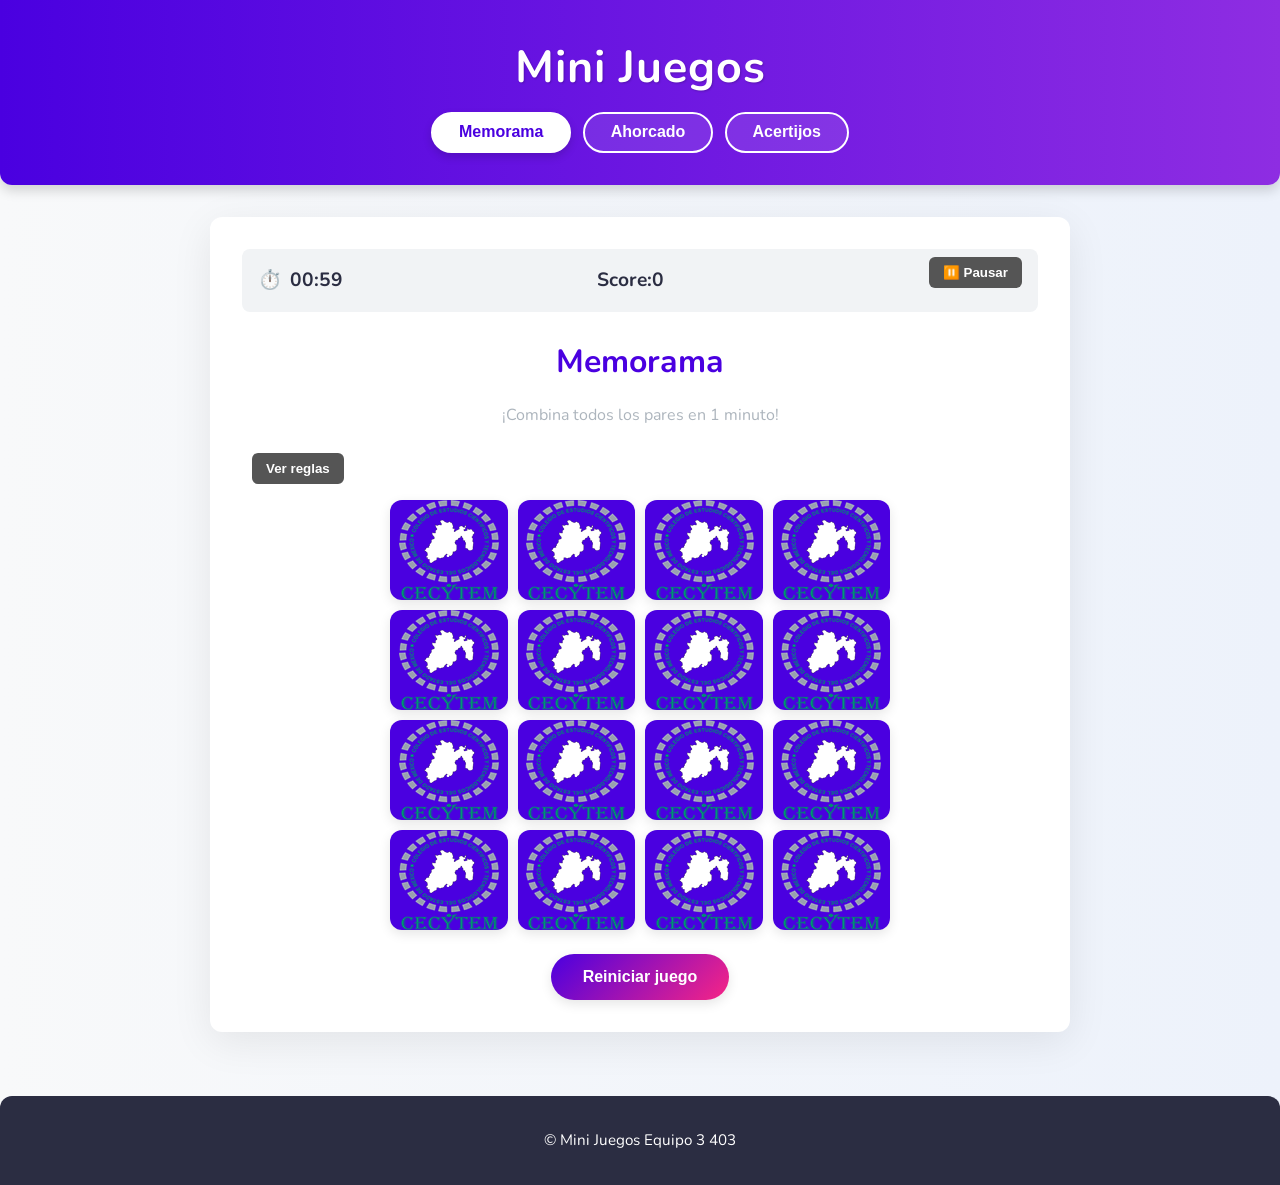
<file: index.html>
<!DOCTYPE html>
<html lang="en">
<head>
  <meta charset="UTF-8">
  <meta name="viewport" content="width=device-width, initial-scale=1.0">
  <title>Mini Juegos</title>
  <link rel="icon" href="Img.png" type="image/png">
  <link rel="stylesheet" href="Style.css">
  <link rel="preconnect" href="https://fonts.googleapis.com">
  <link rel="preconnect" href="https://fonts.gstatic.com" crossorigin>
  <link href="https://fonts.googleapis.com/css2?family=Nunito:wght@400;600;700&display=swap" rel="stylesheet">
</head>
<body>
  <header>
    <h1>Mini Juegos</h1>
    <nav id="game-nav">
      <button class="nav-btn active" data-game="memorama">Memorama</button>
      <button class="nav-btn" data-game="hangman">Ahorcado</button>
      <button class="nav-btn" data-game="mental">Acertijos</button>
    </nav>
  </header>

  <main>
    <!-- Game container -->
    <div id="game-container">
      <!-- Timer and score display -->
      <div id="game-stats">
        <div id="timer">
          <span id="timer-icon">⏱️</span>
          <span id="time-left">01:00</span>
        </div>
        <div id="score-container">
          <span id="score-label">Score:</span>
          <span id="score">0</span>
        </div>
        <button id="pause-btn" class="rules-btn" onclick="togglePause()">⏸️ Pausar</button>
      </div>

      <!-- Memory Game -->
      <div id="memorama" class="game-section active">
        <h2>Memorama</h2>
        <p class="game-instructions">¡Combina todos los pares en 1 minuto!</p>
        <button class="rules-btn" onclick="openRules('memorama')">Ver reglas</button>
        <div id="memory-board"></div>
        <button id="restart-memorama" class="restart-btn">Reiniciar juego</button>
      </div>

      <!-- Hangman Game -->
      <div id="hangman" class="game-section">
        <h2>Ahorcado</h2>
        <p class="game-instructions">¡Adivina la palabra en 1 minuto!</p>
        <button class="rules-btn" onclick="openRules('hangman')">Ver reglas</button>
        <div id="hangman-container">
          <div id="hangman-drawing">
            <svg width="200" height="250" viewBox="0 0 200 250" xmlns="http://www.w3.org/2000/svg">
              <!-- Base -->
              <line id="hang-base" x1="20" y1="230" x2="100" y2="230" stroke="#333" stroke-width="4" />
              <!-- Pole -->
              <line id="hang-pole" x1="60" y1="20" x2="60" y2="230" stroke="#333" stroke-width="4" />
              <!-- Top -->
              <line id="hang-top" x1="60" y1="20" x2="150" y2="20" stroke="#333" stroke-width="4" />
              <!-- Rope -->
              <line id="hang-rope" x1="150" y1="20" x2="150" y2="50" stroke="#333" stroke-width="4" />
              <!-- Head - initially hidden -->
              <circle id="hang-head" cx="150" cy="70" r="20" stroke="#333" stroke-width="4" fill="none" class="hang-part hidden" />
              <!-- Body - initially hidden -->
              <line id="hang-body" x1="150" y1="90" x2="150" y2="150" stroke="#333" stroke-width="4" class="hang-part hidden" />
              <!-- Left Arm - initially hidden -->
              <line id="hang-left-arm" x1="150" y1="110" x2="120" y2="100" stroke="#333" stroke-width="4" class="hang-part hidden" />
              <!-- Right Arm - initially hidden -->
              <line id="hang-right-arm" x1="150" y1="110" x2="180" y2="100" stroke="#333" stroke-width="4" class="hang-part hidden" />
              <!-- Left Leg - initially hidden -->
              <line id="hang-left-leg" x1="150" y1="150" x2="130" y2="190" stroke="#333" stroke-width="4" class="hang-part hidden" />
              <!-- Right Leg - initially hidden -->
              <line id="hang-right-leg" x1="150" y1="150" x2="170" y2="190" stroke="#333" stroke-width="4" class="hang-part hidden" />
            </svg>
          </div>
          <div id="word-display"></div>
          <div id="hint-section">
            <button id="hint-btn" class="action-btn">Usar Pista (<span id="hints-left"></span>)</button>
            <p id="hint-text" class="hidden"></p>
          </div>
          <div id="keyboard"></div>
        </div>
        <button id="restart-hangman" class="restart-btn">Reiniciar juego</button>
      </div>

      <!-- Mental Game -->
      <div id="mental" class="game-section">
        <h2>Acertijos</h2>
        <p class="game-instructions">¡Resuelve tantos rompecabezas como puedas en 1 minuto!</p>
        <button class="rules-btn" onclick="openRules('mental')">Ver reglas</button>
        <div id="mental-container">
          <div id="question-container">
            <p id="question"></p>
          </div>
          <div id="options-container"></div>
        </div>
        <button id="restart-mental" class="restart-btn">Reiniciar juego</button>
      </div>
    </div>

    <!-- Game Over Modal -->
    <div id="game-over-modal" class="modal hidden">
      <div class="modal-content">
        <h2 id="modal-title">¡Se acabó el tiempo!</h2>
        <p id="modal-message">Tu puntuación:<span id="final-score">0</span></p>
        <button id="play-again-btn" class="action-btn">Jugar de nuevo</button>
      </div>
    </div>
  </main>

  <!-- Rules Modal -->
<div id="rules-modal" class="modal hidden">
  <div class="modal-content">
    <h2 id="rules-title">Reglas del juego</h2>
    <p id="rules-text"></p>
    <button class="action-btn" onclick="closeRules()">Cerrar</button>
  </div>
</div>

  <footer>
    <p>&copy; Mini Juegos Equipo 3 403</p>
  </footer>

  <script src="Java.js"></script>
</body>
</html>
</file>
<file: Style.css>
* {
  margin: 0;
  padding: 0;
  box-sizing: border-box;
}

:root {
  --primary: #4a00e0;
  --primary-light: #8e2de2;
  --secondary: #3a0ca3;
  --accent: #f72585;
  --success: #06d6a0;
  --warning: #ffd166;
  --error: #ef476f;
  --light: #fdfdfd;
  --dark: #2b2d42;
  --gray: #adb5bd;
  --gray-light: #f1f3f5;

  --memorama-bg: #edf2fb;
  --hangman-bg: #e2eafc;
  --mental-bg: #d7e3fc;

  --transition-speed: 0.4s;
  --radius: 12px;
}

body {
  font-family: 'Poppins', 'Nunito', sans-serif;
  background-color: var(--light);
  color: var(--dark);
  line-height: 1.6;
  min-height: 100vh;
  display: flex;
  flex-direction: column;
  background: linear-gradient(to right, #f8f9fa, #edf2fb);
}

header {
  background: linear-gradient(to right, var(--primary), var(--primary-light));
  color: white;
  padding: 2rem 1rem;
  text-align: center;
  box-shadow: 0 6px 12px rgba(0, 0, 0, 0.15);
  border-bottom-left-radius: var(--radius);
  border-bottom-right-radius: var(--radius);
}

header h1 {
  font-size: 2.8rem;
  letter-spacing: 1px;
  text-shadow: 1px 1px 2px rgba(0,0,0,0.2);
  margin-bottom: 0.5rem;
}

#game-nav {
  display: flex;
  justify-content: center;
  gap: 0.75rem;
  flex-wrap: wrap;
}

.nav-btn {
  background: rgba(255, 255, 255, 0.1);
  border: 2px solid white;
  color: white;
  padding: 0.6rem 1.6rem;
  border-radius: 30px;
  cursor: pointer;
  font-size: 1rem;
  font-weight: bold;
  transition: all var(--transition-speed);
}

.nav-btn:hover {
  background-color: rgba(255, 255, 255, 0.2);
  transform: scale(1.05);
}

.nav-btn.active {
  background-color: white;
  color: var(--primary);
  box-shadow: 0 4px 8px rgba(0, 0, 0, 0.15);
}

main {
  flex: 1;
  padding: 2rem;
  display: flex;
  justify-content: center;
  align-items: flex-start;
}

#game-container {
  width: 100%;
  max-width: 860px;
  background-color: white;
  border-radius: var(--radius);
  box-shadow: 0 10px 40px rgba(0, 0, 0, 0.08);
  padding: 2rem;
  transition: all var(--transition-speed);
}

#game-stats {
  display: flex;
  justify-content: space-between;
  align-items: center;
  margin-bottom: 1.5rem;
  padding: 0.5rem 1rem;
  background-color: var(--gray-light);
  border-radius: 8px;
}

#timer, #score-container {
  display: flex;
  align-items: center;
  font-size: 1.2rem;
  font-weight: bold;
}

#timer-icon {
  margin-right: 0.5rem;
}

.game-section {
  display: none;
  animation: fadeIn 0.5s ease;
}

.game-section.active {
  display: block;
}

.game-section h2 {
  color: var(--primary);
  font-size: 2rem;
  margin-bottom: 1rem;
  text-align: center;
}

.game-instructions {
  text-align: center;
  color: var(--gray);
  margin-bottom: 1.5rem;
  font-size: 1rem;
}

#memory-board {
  display: grid;
  grid-template-columns: repeat(4, 1fr);
  gap: 10px;
  margin: 0 auto;
  max-width: 500px;
}

.memory-card {
  height: 100px;
  background-color: var(--primary);
  border-radius: var(--radius);
  display: flex;
  justify-content: center;
  align-items: center;
  cursor: pointer;
  transition: transform 0.6s, box-shadow 0.3s;
  transform-style: preserve-3d;
  position: relative;
  box-shadow: 0 4px 12px rgba(0,0,0,0.1);
}

.memory-card:hover {
  box-shadow: 0 6px 18px rgba(0,0,0,0.15);
}

.memory-card .front,
.memory-card .back {
  width: 100%;
  height: 100%;
  position: absolute;
  display: flex;
  justify-content: center;
  align-items: center;
  backface-visibility: hidden;
  border-radius: var(--radius);
  font-size: 2rem;
}

.memory-card .front {
  background-color: white;
  transform: rotateY(180deg);
  color: var(--dark);
  border: 2px solid var(--primary-light);
}

.memory-card .back {
  background-image: url('LogoC.png'); /* Cambia esto por tu imagen */
  background-position: center;
  background-repeat: no-repeat;
  color: white;
  font-size: 1.5rem;
}

.memory-card.flipped {
  transform: rotateY(180deg);
}

.memory-card.matched {
  background-color: var(--success);
  transform: rotateY(180deg);
}

.memory-card.matched .front {
  border-color: var(--success);
}

#hangman-container {
  display: flex;
  flex-direction: column;
  align-items: center;
  gap: 1.5rem;
}

#hangman-drawing {
  margin-bottom: 1rem;
}

.hang-part.hidden {
  display: none;
}

#word-display {
  display: flex;
  gap: 8px;
  margin: 1rem 0;
  justify-content: center;
  flex-wrap: wrap;
}

.letter-box {
  width: 40px;
  height: 40px;
  border-bottom: 3px solid var(--dark);
  display: flex;
  justify-content: center;
  align-items: center;
  font-size: 1.5rem;
  font-weight: bold;
  text-transform: uppercase;
}

#keyboard {
  display: flex;
  flex-wrap: wrap;
  gap: 8px;
  justify-content: center;
  margin-top: 1rem;
  max-width: 500px;
}

.key-btn {
  width: 40px;
  height: 40px;
  background-color: var(--gray-light);
  border: none;
  border-radius: 8px;
  font-size: 1.2rem;
  font-weight: bold;
  cursor: pointer;
  transition: all var(--transition-speed);
}

.key-btn:hover {
  background-color: var(--primary-light);
  color: white;
  transform: scale(1.1);
}

.key-btn.used {
  opacity: 0.5;
  cursor: not-allowed;
}

.key-btn.correct {
  background-color: var(--success);
  color: white;
}

.key-btn.wrong {
  background-color: var(--error);
  color: white;
}

#hint-section {
  display: flex;
  flex-direction: column;
  align-items: center;
  margin: 1rem 0;
}

#hint-text {
  color: var(--primary);
  font-style: italic;
  text-align: center;
  margin-top: 0.5rem;
}

#mental-container {
  display: flex;
  flex-direction: column;
  align-items: center;
  gap: 1.5rem;
}

#question-container {
  background-color: var(--gray-light);
  padding: 1.5rem;
  border-radius: 8px;
  text-align: center;
  width: 100%;
}

#question {
  font-size: 1.3rem;
  font-weight: 600;
}

#options-container {
  display: grid;
  grid-template-columns: repeat(2, 1fr);
  gap: 1rem;
  width: 100%;
}

.option-btn {
  padding: 1rem;
  background-color: white;
  border: 2px solid var(--gray-light);
  border-radius: var(--radius);
  font-size: 1.1rem;
  cursor: pointer;
  transition: all var(--transition-speed);
  text-align: center;
  box-shadow: 0 2px 8px rgba(0,0,0,0.05);
}

.option-btn:hover {
  border-color: var(--accent);
  transform: translateY(-3px);
  background-color: var(--light);
}

.action-btn, .restart-btn {
  background: linear-gradient(135deg, var(--primary), var(--accent));
  color: white;
  border: none;
  padding: 0.9rem 2rem;
  border-radius: 30px;
  font-size: 1rem;
  font-weight: bold;
  cursor: pointer;
  transition: all var(--transition-speed);
  margin-top: 1.5rem;
  display: block;
  margin-left: auto;
  margin-right: auto;
  box-shadow: 0 4px 12px rgba(0, 0, 0, 0.1);
}

.action-btn:hover, .restart-btn:hover {
  background: linear-gradient(135deg, var(--secondary), var(--accent));
  transform: translateY(-3px);
}

.modal {
  position: fixed;
  top: 0;
  left: 0;
  width: 100%;
  height: 100%;
  background-color: rgba(0, 0, 0, 0.5);
  display: flex;
  justify-content: center;
  align-items: center;
  z-index: 1000;
}

.modal.hidden {
  display: none;
}

.modal-content {
  background-color: white;
  padding: 2rem;
  border-radius: var(--radius);
  text-align: center;
  max-width: 400px;
  width: 90%;
  box-shadow: 0 10px 30px rgba(0, 0, 0, 0.2);
  animation: modalEnter 0.3s ease;
}

#modal-title {
  color: var(--primary);
  margin-bottom: 1rem;
}

#modal-message {
  margin-bottom: 1.5rem;
  font-size: 1.2rem;
}

#final-score {
  font-weight: bold;
  color: var(--primary);
}

footer {
  text-align: center;
  padding: 2rem 1rem;
  background: var(--dark);
  color: white;
  margin-top: 2rem;
  font-size: 0.95rem;
  border-top-left-radius: var(--radius);
  border-top-right-radius: var(--radius);
}

@keyframes fadeIn {
  from { opacity: 0; }
  to { opacity: 1; }
}

@keyframes modalEnter {
  from {
    opacity: 0;
    transform: translateY(-20px);
  }
  to {
    opacity: 1;
    transform: translateY(0);
  }
}

.hidden {
  display: none;
}

/* Responsive Design */
@media (max-width: 768px) {
  header h1 {
    font-size: 2rem;
  }

  #game-container {
    padding: 1.5rem;
  }

  .memory-card {
    height: 80px;
  }

  .letter-box {
    width: 30px;
    height: 30px;
    font-size: 1.2rem;
  }

  .key-btn {
    width: 30px;
    height: 30px;
    font-size: 1rem;
  }

  #options-container {
    grid-template-columns: 1fr;
  }
}

@media (max-width: 480px) {
  header {
    padding: 1rem;
  }

  main {
    padding: 1rem;
  }

  #memory-board {
    grid-template-columns: repeat(4, 1fr);
    gap: 5px;
  }

  .memory-card {
    height: 60px;
  }

  #hangman-drawing svg {
    width: 150px;
    height: 200px;
  }
}
.memory-card .front img {
  max-width: 100%;
  max-height: 100%;
  object-fit: contain;
}
.rules-btn {
  background-color: var(--accent);
  color: white;
  border: none;
  padding: 0.6rem 1.2rem;
  border-radius: 8px;
  cursor: pointer;
  font-weight: bold;
  transition: background var(--transition-speed);
  margin-bottom: 1rem;
}

.rules-btn:hover {
  background-color: var(--secondary);
}
.rules-btn {
  padding: 8px 14px;
  margin-left: 10px;
  background-color: #555;
  color: #fff;
  border: none;
  border-radius: 6px;
  cursor: pointer;
}

.rules-btn:hover {
  background-color: #777;
}
</file>
